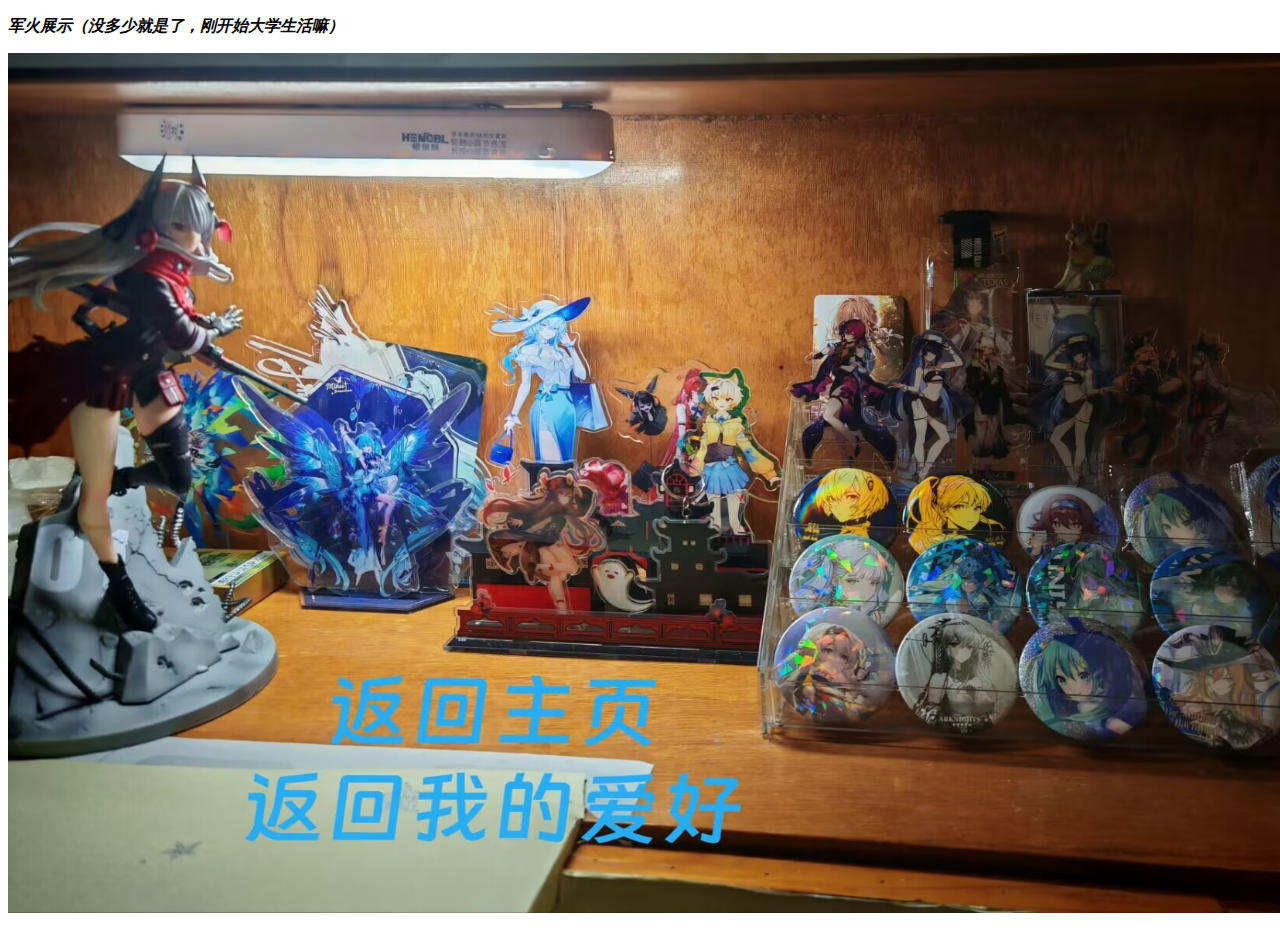
<file: erciyuan.html>
<!doctype html>
<html>
<head>
<meta charset="utf-8">
<title>二次元</title>
</head>

<body>
	<style>.divcss{text-align: center} </style>
<P><strong><em>                                             军火展示（没多少就是了，刚开始大学生活嘛）</em></strong></P>

<img src="image/b58e0958577725ec759b2006c693b49a.jpg" alt="" width="1485" height="860" usemap="#Map"/>
<map name="Map">
  <area shape="rect" coords="321,617,656,701" href="index.html" target="_self" alt="我的主页
">
  <area shape="rect" coords="237,716,735,795" href="wodeaihao.html" target="_self">
</map>
<br>
<map name="Map">
</map>
</body>
</html>
</file>
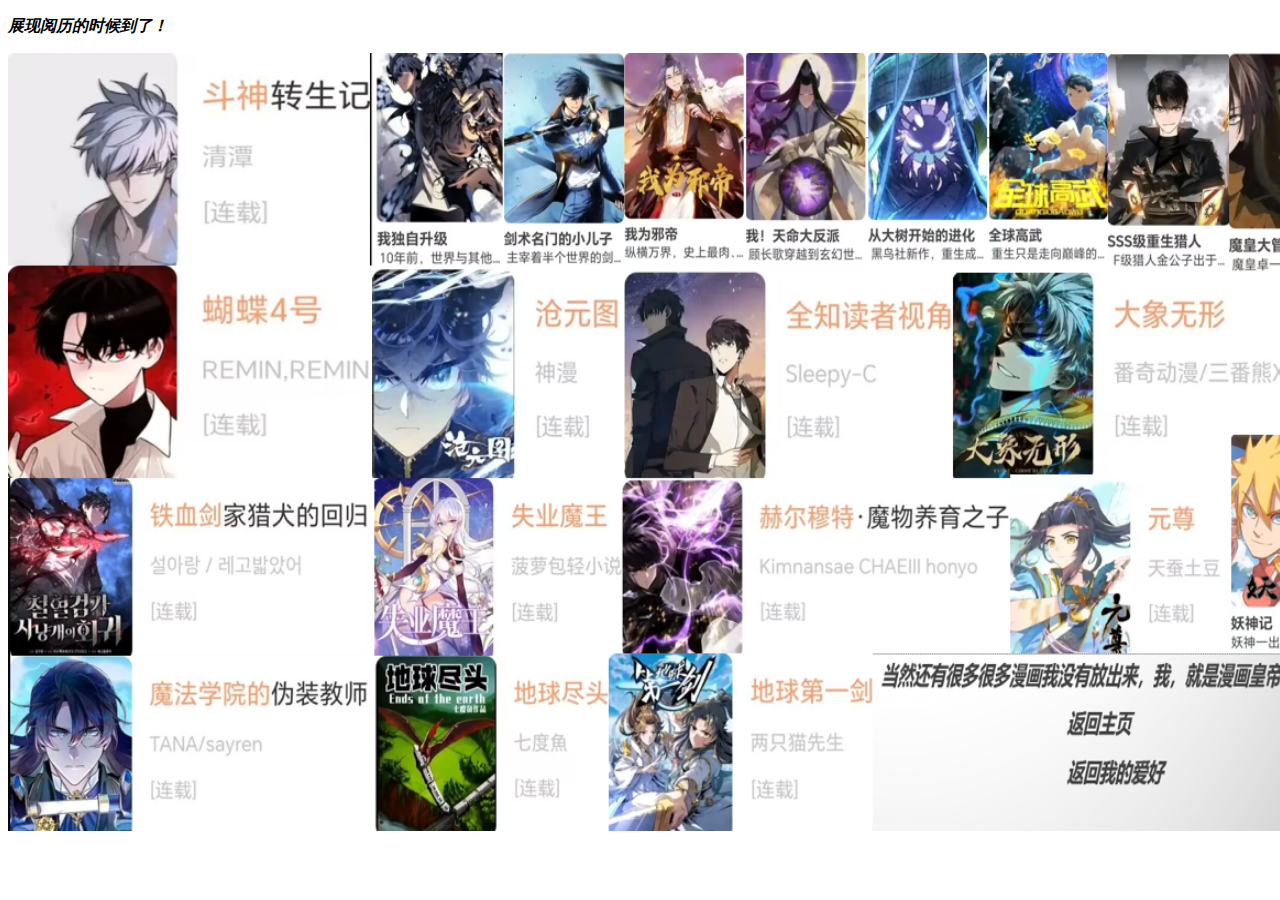
<file: manhua.html>
<!doctype html>
<html>
<head>
<meta charset="utf-8">
<title>漫画</title>
</head>

<body>
<p><strong><em>展现阅历的时候到了！</em></strong></p>
<p><img src="image/47ae6845124410ca054f9c3d7774d839.png" alt="" width="1341" height="778" usemap="#Map"/>
  <map name="Map">
    <area shape="rect" coords="1046,707,1169,738" href="wodeaihao.html" target="_self" alt="我的爱好
">
    <area shape="rect" coords="1043,649,1140,691" href="index.html" target="_self" alt="我的主页
">
  </map>
</p>
	
</body>
</html>
</file>
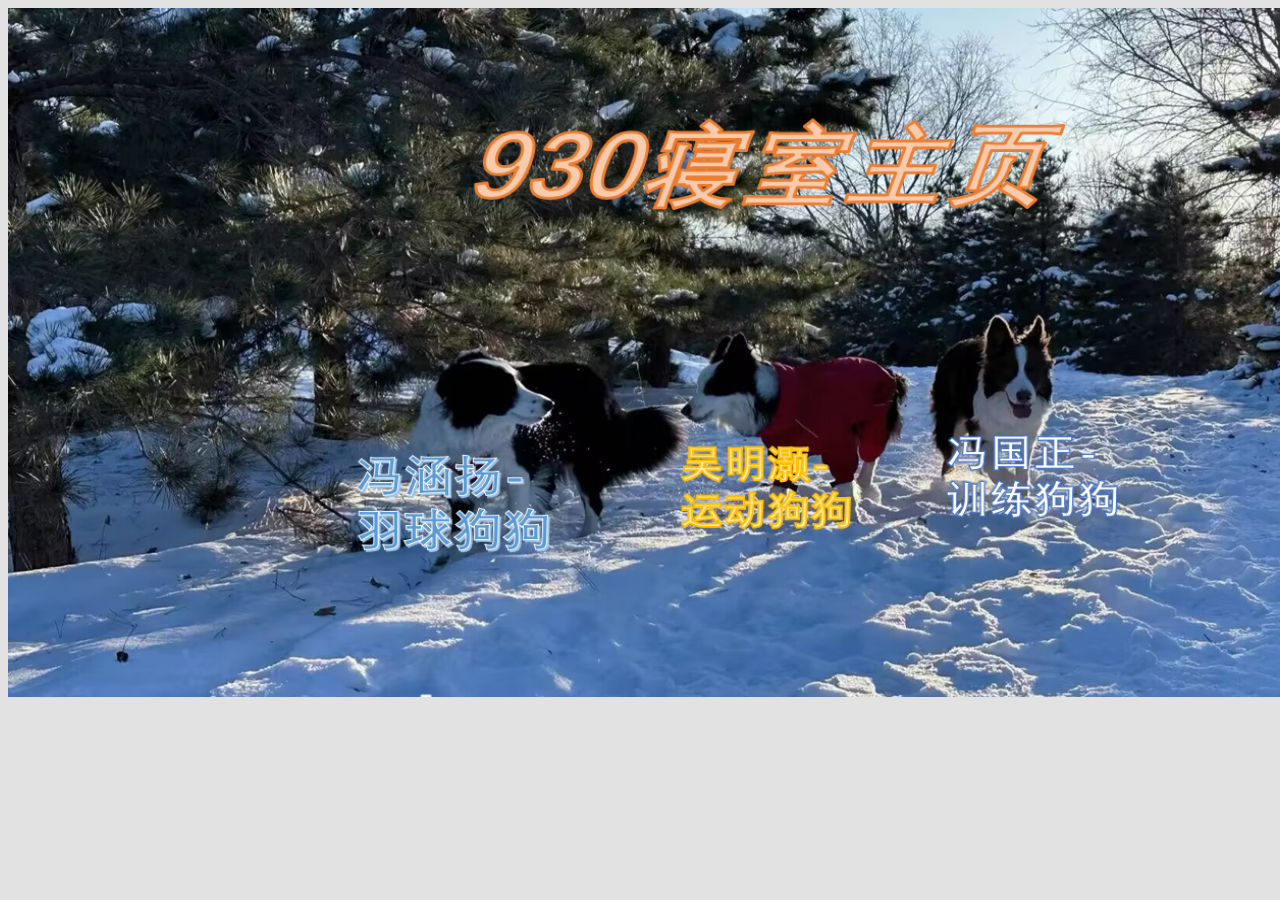
<file: sylzhuye.html>
<!doctype html>
<html>
<head>
<meta charset="utf-8">
<title>宿舍主页</title>
<style type="text/css">
body,td,th {
    font-style: oblique;
    font-weight: bolder;
    color: #6AF4EB;
}
body {
    background-color: #E2E2E2;
    background-image: url();
}
</style>
</head>

<body>
<img src="image/d991db5cf01e68306e22349ebb4745ec.png" alt="" width="1481" height="689" usemap="#Map"/>
<map name="Map">
  <area shape="rect" coords="343,446,546,546" href="https://pecospest.github.io/qinshi305/index.html" target="_self" alt="why">
  <area shape="rect" coords="672,431,849,527" href="https://pecospest.github.io/web1/index.html" target="_self" alt="zmh">
  <area shape="rect" coords="937,422,939,425" href="#">
  <area shape="rect" coords="939,425,1117,513" href="https://ruilinli-l.github.io/wgz703/" target="_self" alt="wgz
">
  <area shape="rect" coords="1292,512,1463,684" href="https://daviana-yiya.github.io/2406Web/" target="_self" alt="bj
">
</map>
</body>
</html>
</file>
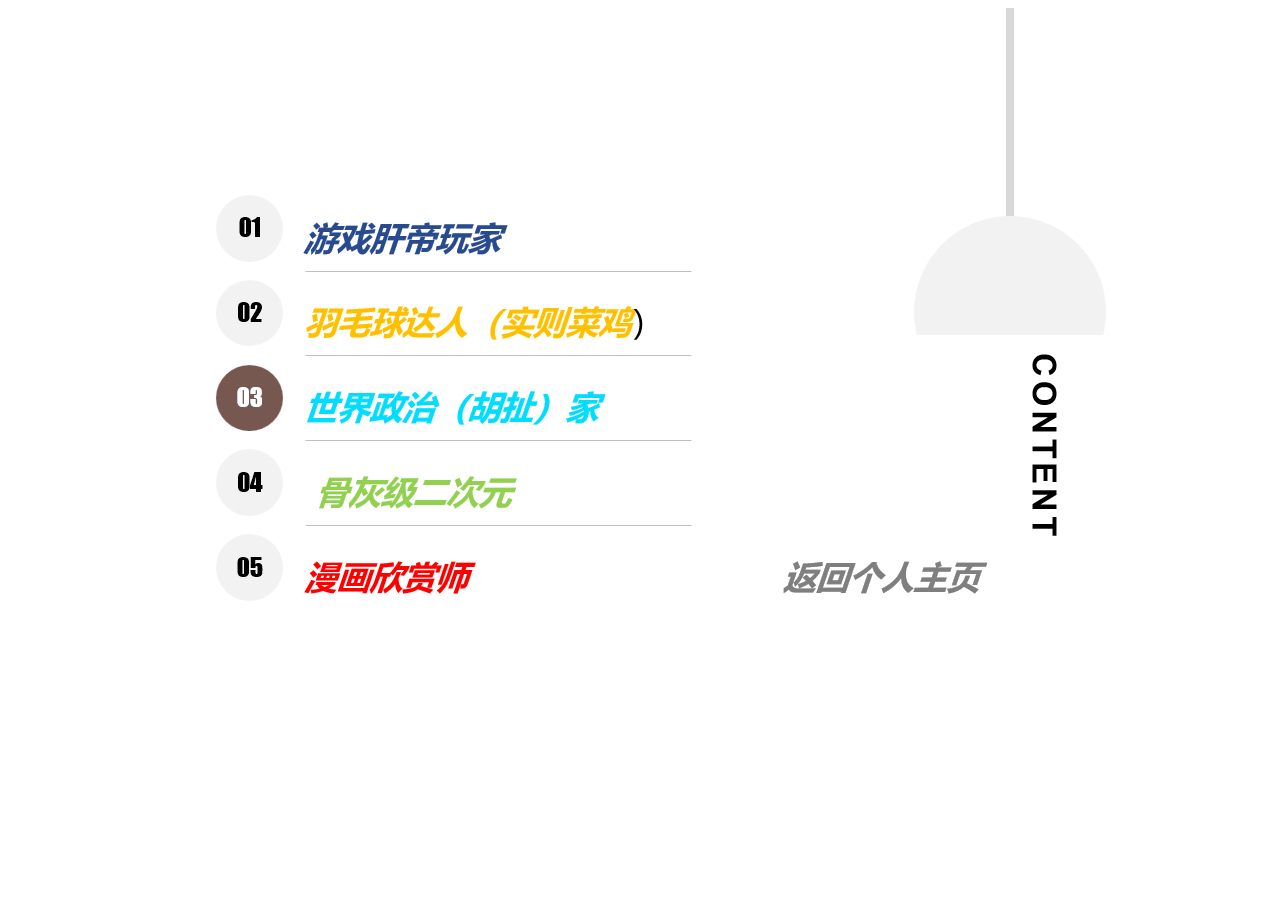
<file: wodeaihao.html>
<!doctype html>
<html>
<head>
<meta charset="utf-8">
<title>我的爱好</title>
</head>

<body>
<img src="image/wodeaihao (2).png" alt="" width="1305" height="734" usemap="#Map"/>
<map name="Map">
  <area shape="rect" coords="772,550,979,589" href="index.html" target="_self" alt="主页
">
  <area shape="rect" coords="294,206,501,264" href="wodeyouxi.html" target="_self" alt="我的游戏
">
  <area shape="rect" coords="295,294,638,347" href="yumaoqiudaren.html" target="_self" alt="羽毛球达人">
  <area shape="rect" coords="298,468,515,513" href="erciyuan.html" target="_self" alt="二次元
">
  <area shape="rect" coords="297,551,472,593" href="manhua.html" target="_self" alt="漫画
">
</map>
</body>
</html>
</file>
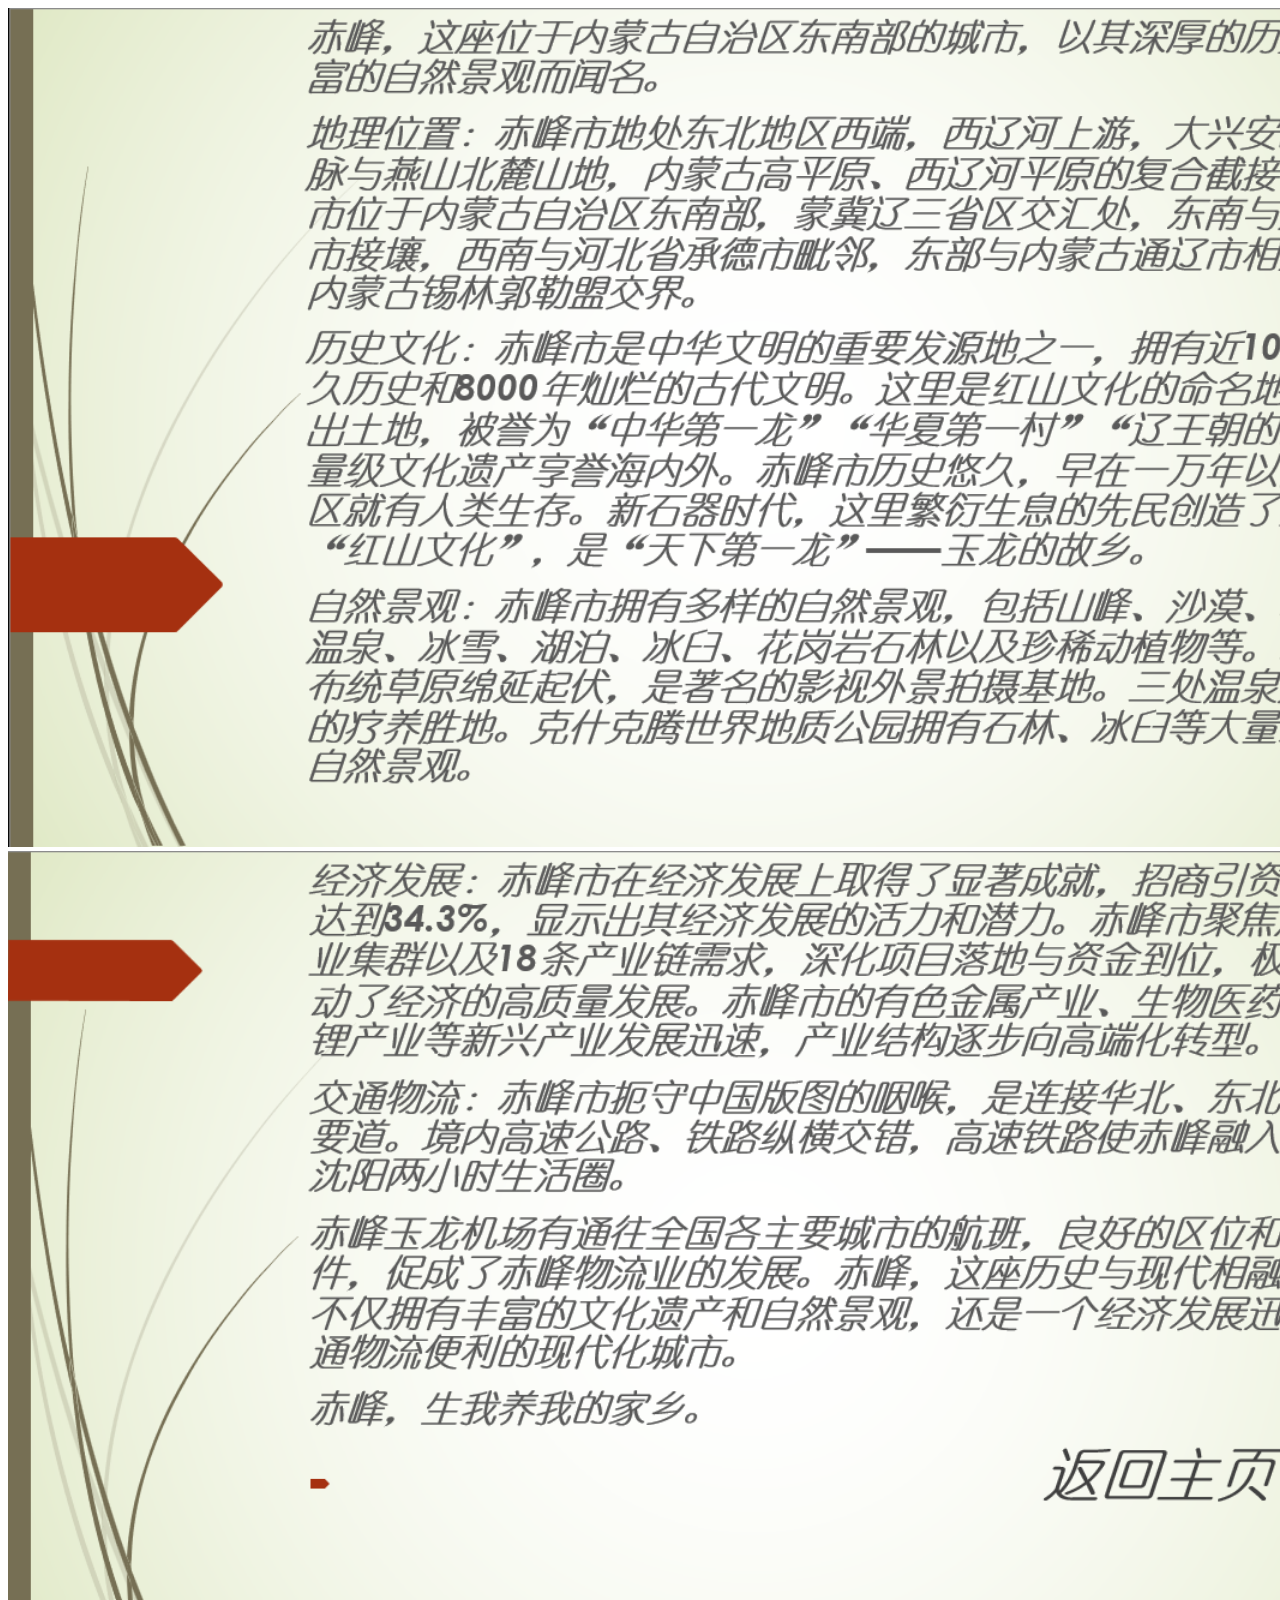
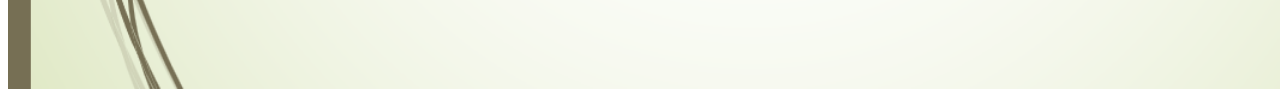
<file: wodejiaxiang.html>
<!doctype html>
<html>
<head>
<meta charset="utf-8">
<title>我的家乡</title>
</head>

<body>
<img src="image/f5d7a95f7d2a3d19f8ed2b258fd4d481.png" width="1489" height="839" alt=""/><img src="image/5d47afdd7b80c5a2d5d2e2dbaaeb464b.png" alt="" width="1486" height="838" usemap="#Map"/>
<map name="Map">
  <area shape="rect" coords="1035,589,1280,659" href="index.html" target="_self" alt="我的主页
">
</map>
</body>
</html>
</file>
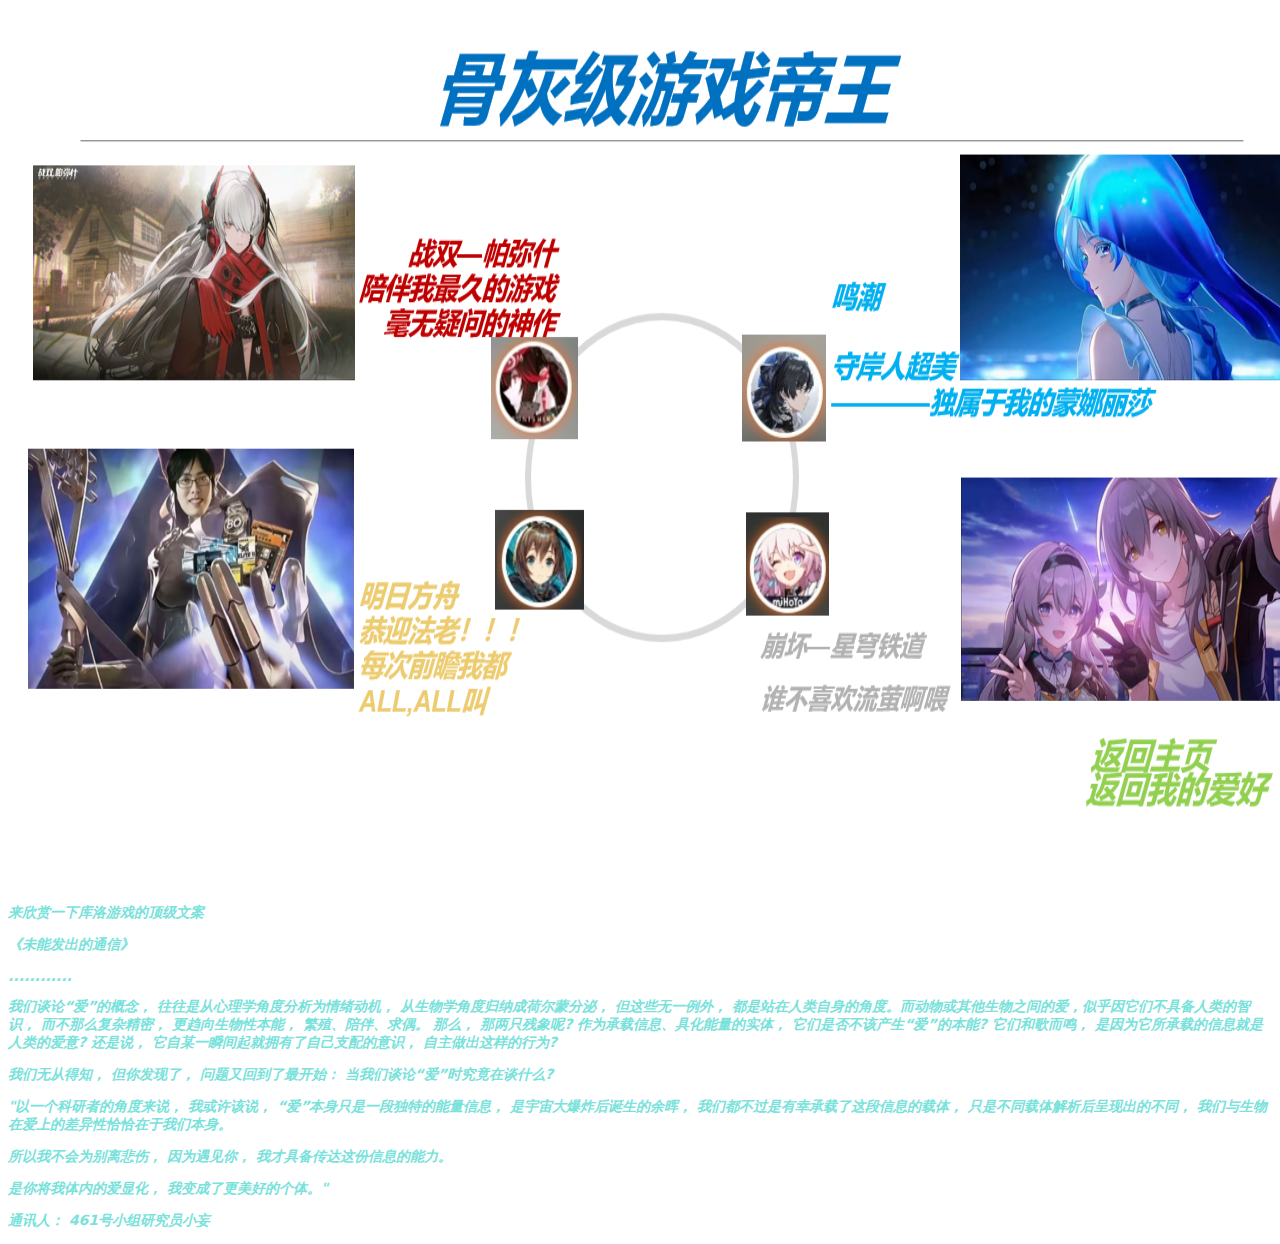
<file: wodeyouxi.html>
<!doctype html>
<html>
<head>
<meta charset="utf-8">
<title>我的爱好</title>
<style type="text/css">
body,td,th {
    font-family: "Lucida Grande", "Lucida Sans Unicode", "Lucida Sans", "DejaVu Sans", Verdana, sans-serif;
    font-style: italic;
    font-weight: bolder;
    font-size: 14px;
    color: #78E2DB;
}
body {
    background-image: url();
}
</style>
</head>

<body>
<img src="image/93061048b347acf67ff3b9f7c6d02d41.png" alt="" width="1306" height="879" usemap="#Map"/>

<map name="Map">
    <area shape="rect" coords="1083,766,1259,798" href="wodeaihao.html" target="_self" alt="我的爱好
">
    <area shape="rect" coords="1084,728,1208,761" href="index.html" target="_self" alt="我的主页
">
  </map>
<p>来欣赏一下库洛游戏的顶级文案</p>
<p><strong>《未能发出的通信》</strong></p>
<P><strong>............</strong></P>
<P><strong>我们谈论“爱”的概念， 往往是从心理学角度分析为情绪动机， 从生物学角度归纳成荷尔蒙分泌， 但这些无一例外， 都是站在人类自身的角度。而动物或其他生物之间的爱，似乎因它们不具备人类的智识， 而不那么复杂精密， 更趋向生物性本能， 繁殖、陪伴、求偶。
那么， 那两只残象呢? 作为承载信息、具化能量的实体， 它们是否不该产生“爱”的本能? 它们和歌而鸣， 是因为它所承载的信息就是人类的爱意? 还是说， 它自某一瞬间起就拥有了自己支配的意识， 自主做出这样的行为?</strong></P>
	<P><strong>我们无从得知， 但你发现了， 问题又回到了最开始： 当我们谈论“爱”时究竟在谈什么?</strong></p>
<P><strong>"以一个科研者的角度来说， 我或许该说， “爱”本身只是一段独特的能量信息， 是宇宙大爆炸后诞生的余晖， 我们都不过是有幸承载了这段信息的载体， 只是不同载体解析后呈现出的不同， 我们与生物在爱上的差异性恰恰在于我们本身。</strong></p>
	<P><strong>所以我不会为别离悲伤， 因为遇见你， 我才具备传达这份信息的能力。</strong></p>
<P><strong>是你将我体内的爱显化， 我变成了更美好的个体。"</strong></p>
<p><strong>通讯人： 461号小组研究员小妄</strong></p><body>
</html>
</file>
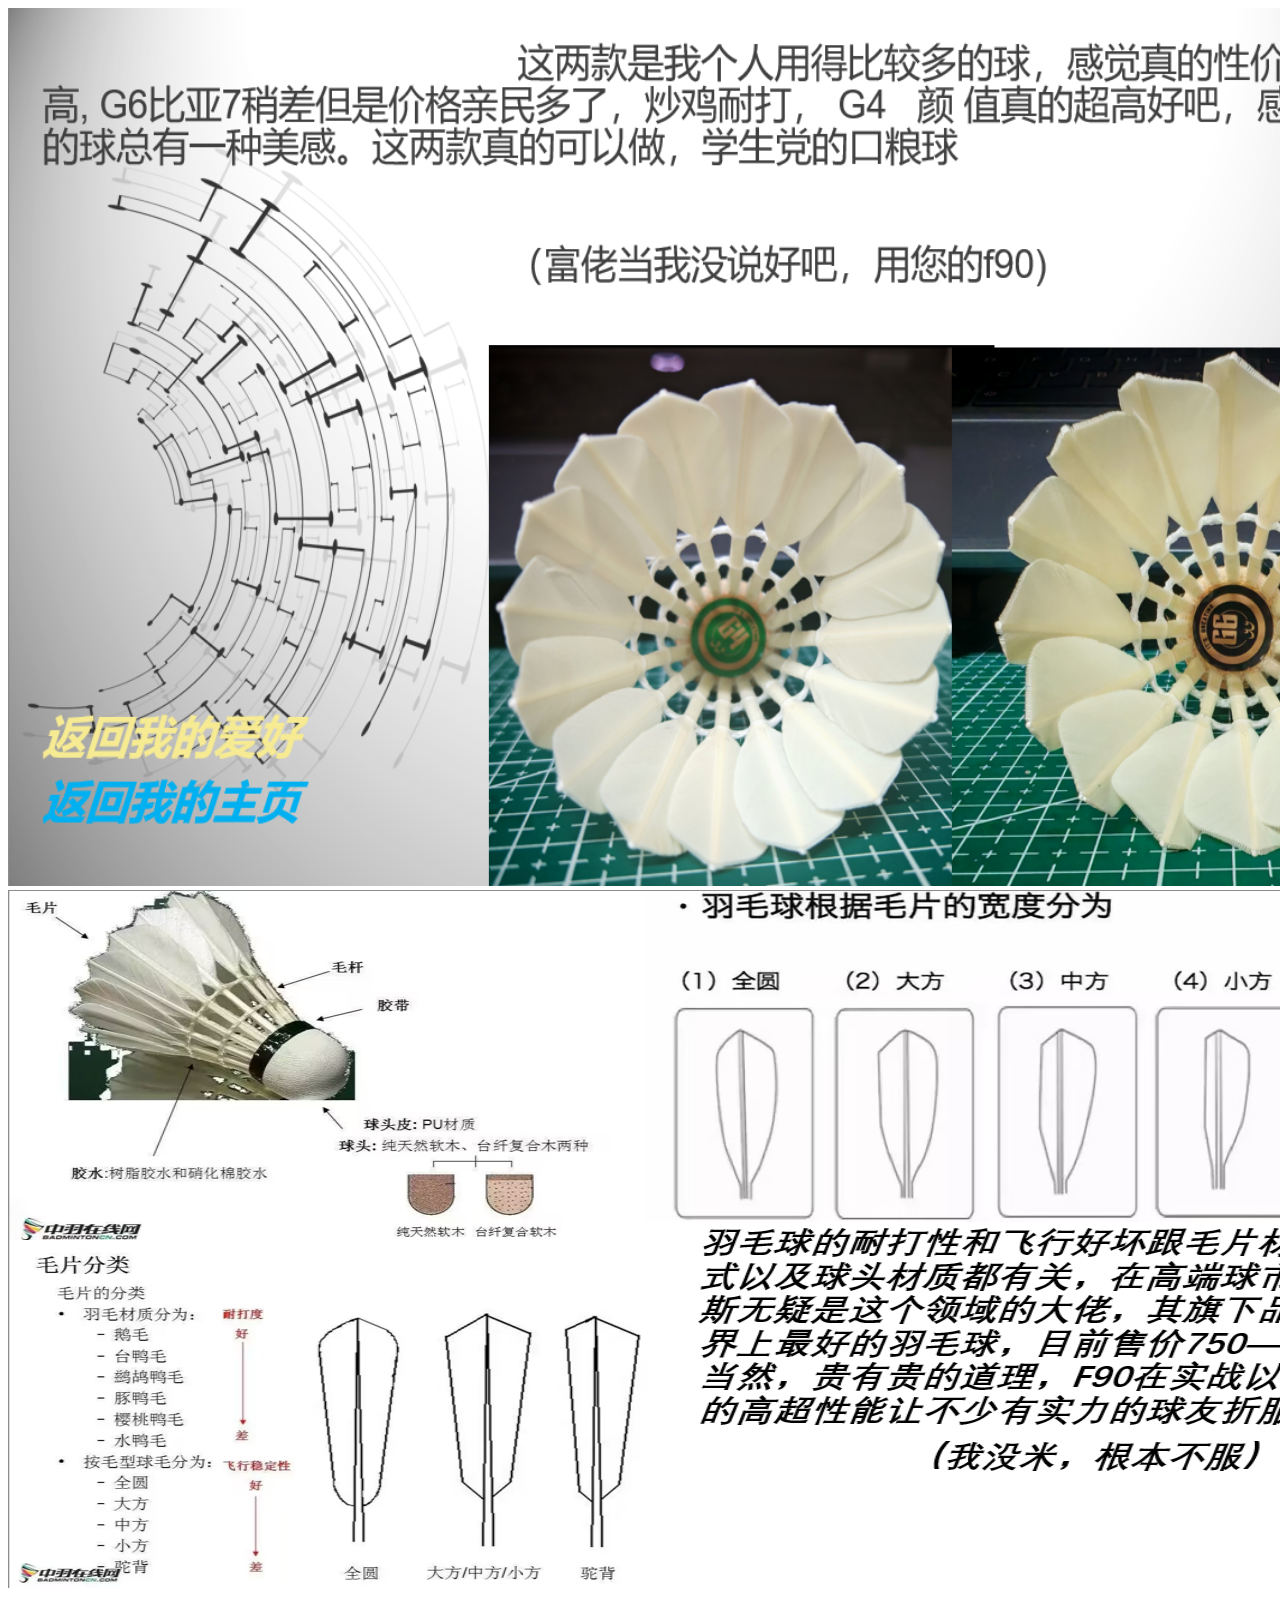
<file: yumaoqiudaren.html>
<!doctype html>
<html>
<head>
<meta charset="utf-8">
<title>羽毛球达人</title>
</head>

<body>
<img src="image/6cfef19386a5e4c3da25f1be14eb5e2e.png" alt="" width="1465" height="878" usemap="#Map"/><img src="image/d39c5f54ada57313b2e247bb797d7da1.png" width="1488" height="698" alt=""/>
<map name="Map">
  <area shape="rect" coords="35,702,298,755" href="wodeaihao.html" target="_self" alt="我的爱好">

  <area shape="rect" coords="36,768,296,818" href="index.html" target="_self" alt="我的主页">
</map>
</body>
</html>
</file>
